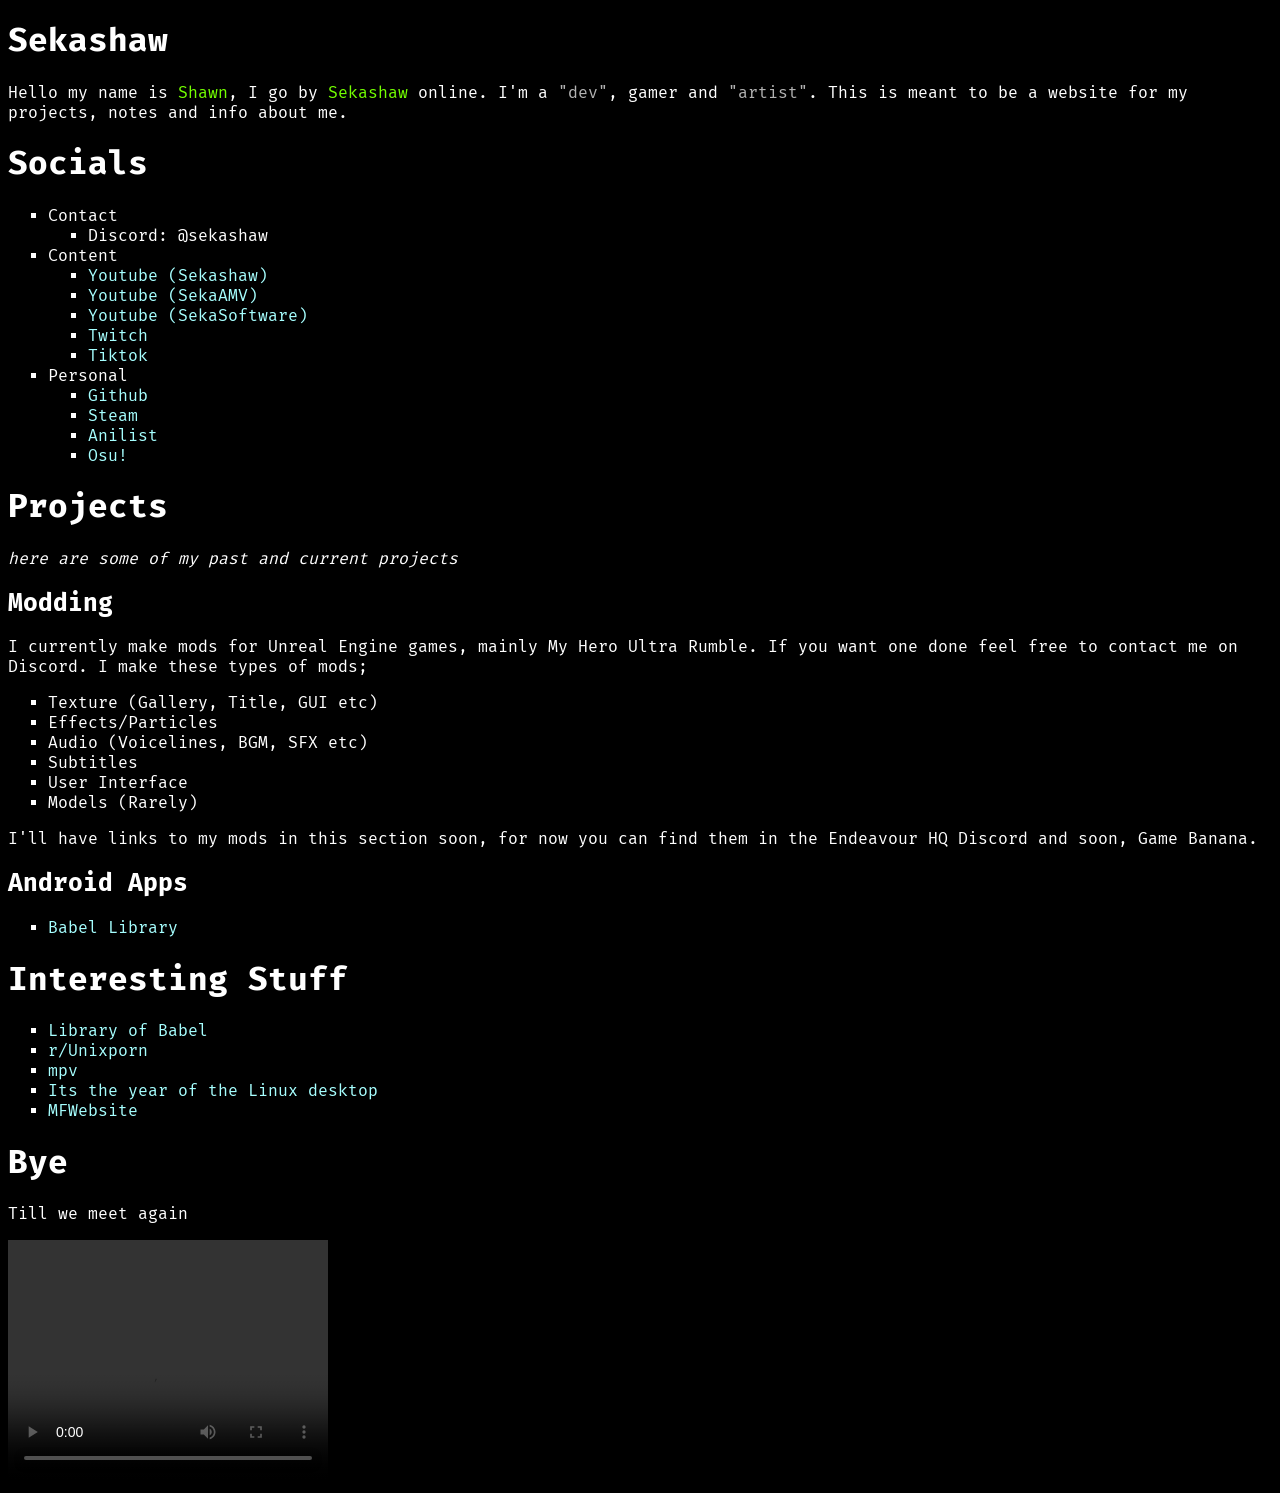
<file: index.html>
<!DOCTYPE html>
<html>
    <head>
        <title>Sekashaw</title>
        <link rel="stylesheet" href="css/fira_code.css">
        <link rel="stylesheet" href="css/index.css">
    </head>
    <body>
        <h1>Sekashaw</h1>
        <p>
            Hello my name is <span id="highlight">Shawn</span>, I go by <span id="highlight">Sekashaw</span> online. I'm a <span id="greyed">"dev"</span>, gamer and <span id="greyed">"artist"</span>. This is meant to be
            a website for my projects, notes and info about me.
        </p>

        <h1>Socials</h1>
        <ul>
            <li>Contact
                <ul>
                    <li>Discord: @sekashaw</li>
                </ul>
            </li>
            <li>Content
                <ul>
                    <li><a href="https://www.youtube.com/@sekashaw" target="_blank">Youtube (Sekashaw)</a></li>
                    <li><a href="https://www.youtube.com/@sekaamv" target="_blank">Youtube (SekaAMV)</a></li>
                    <li><a href="https://www.youtube.com/@sekashaw" target="_blank">Youtube (SekaSoftware)</a></li>
                    <li><a href="https://www.twitch.tv/sekashaw" target="_blank">Twitch</a></li>
                    <li><a href="https://www.tiktok.com/@sekashaw_" target="_blank">Tiktok</a></li>
                </ul>
            </li>
            <li>Personal
                <ul>
                    <li><a href="https://github.com/Sekashaw" target="_blank">Github</a></li>
                    <li><a href="https://steamcommunity.com/profiles/76561199121530278/" target="_blank">Steam</a></li>
                    <li><a href="https://anilist.co/user/Shawnnnnn/" target="_blank">Anilist</a></li>
                    <li><a href="https://osu.ppy.sh/users/18681121" target="_blank">Osu!</a></li>
                </ul>
            </li>
        </ul>
        <h1>Projects</h1>
        <p><i>here are some of my past and current projects</i></p>
        <h2>Modding</h2>
        <p>I currently make mods for Unreal Engine games, mainly My Hero Ultra Rumble. If you want one done feel free to contact me on Discord. I make these types of mods;</p>
        <ul>
            <li>Texture (Gallery, Title, GUI etc)</li>
            <li>Effects/Particles</li>
            <li>Audio (Voicelines, BGM, SFX etc)</li>
            <li>Subtitles</li>
            <li>User Interface</li>
            <li>Models (Rarely)</li>
        </ul>
        <p>I'll have links to my mods in this section soon, for now you can find them in the Endeavour HQ Discord and soon, Game Banana.</p>
        <h2>Android Apps</h2>
        <ul>
            <li><a href="babellib.html">Babel Library</a></li>
        </ul>
        <h1>Interesting Stuff</h1>
        <ul>
            <li><a href="https://libraryofbabel.info/" target="_blank">Library of Babel</a></li>
            <li><a href="https://www.reddit.com/r/unixporn/" target="_blank">r/Unixporn</a></li>
            <li><a href="https://mpv.io/" target="_blank">mpv</a></li>
            <li><a href="https://yotld.com/" target="_blank">Its the year of the Linux desktop</a></li>
            <li><a href="https://motherfuckingwebsite.com/" target="_blank">MFWebsite</a></li>
        </ul>
        <h1>Bye</h1>
        <p>Till we meet again</p>
         <video width="320" height="240" controls>
            <source src="vid/outro.mp4" type="video/mp4">
            Your browser does not support the video tag.
        </video>
    </body>
</html>
</file>
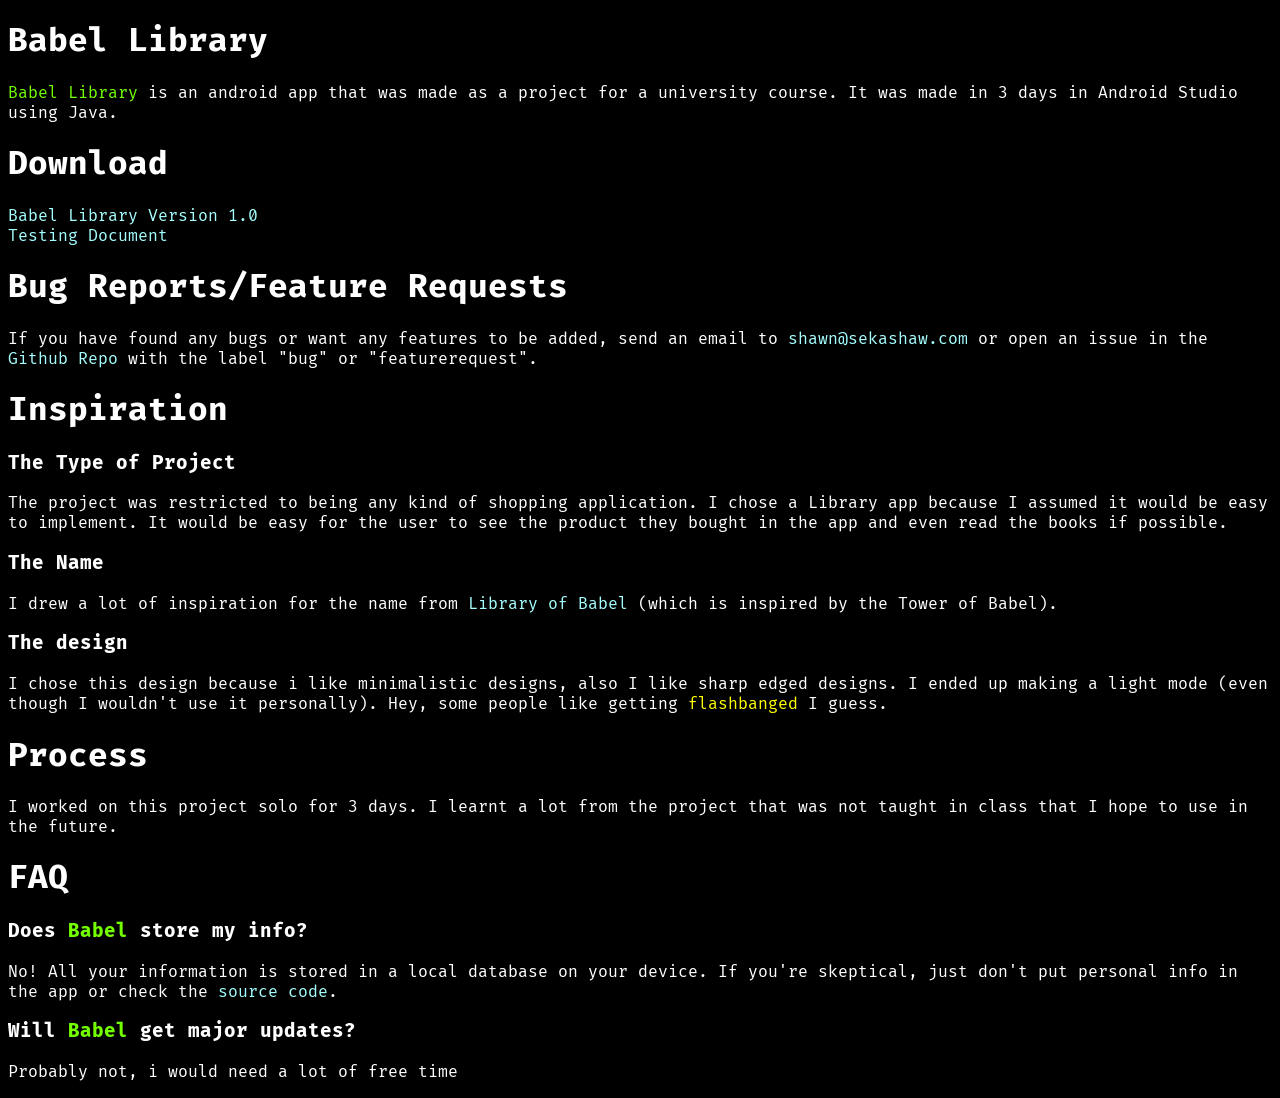
<file: babellib.html>
<!DOCTYPE html>
<html>
    <head>
        <title>Babel Library</title>
        <link rel="stylesheet" href="css/fira_code.css">
        <link rel="stylesheet" href="css/index.css">
    </head>
    <body>
        <h1>Babel Library</h1>
        <p>
            <span id="highlight">Babel Library</span> is an android app that was made as a project for a university course. It was made in 3 days in Android Studio using Java.
        </p>
        
        <h1>Download</h1>
        <a href="app/BabelLibrary1.0.apk">Babel Library Version 1.0</a> <br>
        <a href="app/testprocedures.pdf">Testing Document</a>

        <h1>Bug Reports/Feature Requests</h1>
        <p>
            If you have found any bugs or want any features to be added,
            send an email to <a href="mailto:shawn@sekashaw.com">shawn@sekashaw.com</a>  or open an issue in the <a href="https://github.com/Sekashaw/BabelLib/issues">Github Repo</a>
            with the label "bug" or "featurerequest".
        </p>

        <h1>Inspiration</h1>
        <h3>The Type of Project</h3>
        <p>
            The project was restricted to being any kind of shopping application. I chose a Library app because I assumed it would be easy to implement.
            It would be easy for the user to see the product they bought in the app and even read the books if possible.
        </p>
        <h3>The Name</h3>
        <p>
            I drew a lot of inspiration for the name from <a href="https://libraryofbabel.info/">Library of Babel</a> (which is inspired by the Tower of Babel).
        </p>
        <h3>The design</h3>
        <p>
            I chose this design because i like minimalistic designs, also I like sharp edged designs. I ended up making a light mode (even though I wouldn't use it personally).
            Hey, some people like getting <span style="color: yellow;">flashbanged</span> I guess.
        </p>
        
        <h1>Process</h1>
        <p>I worked on this project solo for 3 days. I learnt a lot from the project that was not taught in class that I hope to use in the future.</p>

        <h1>FAQ</h1>
        <h3>Does <span id="highlight">Babel</span> store my info?</h3>
        <p>
            No! All your information is stored in a local database on your device. 
            If you're skeptical, just don't put personal info in the app or check the <a href="https://github.com/Sekashaw/BabelLib">source code</a>.
        </p>
        <h3>Will <span id="highlight">Babel</span> get major updates?</h3>
        <p>
            Probably not, i would need a lot of free time
        </p>
</html>
</file>
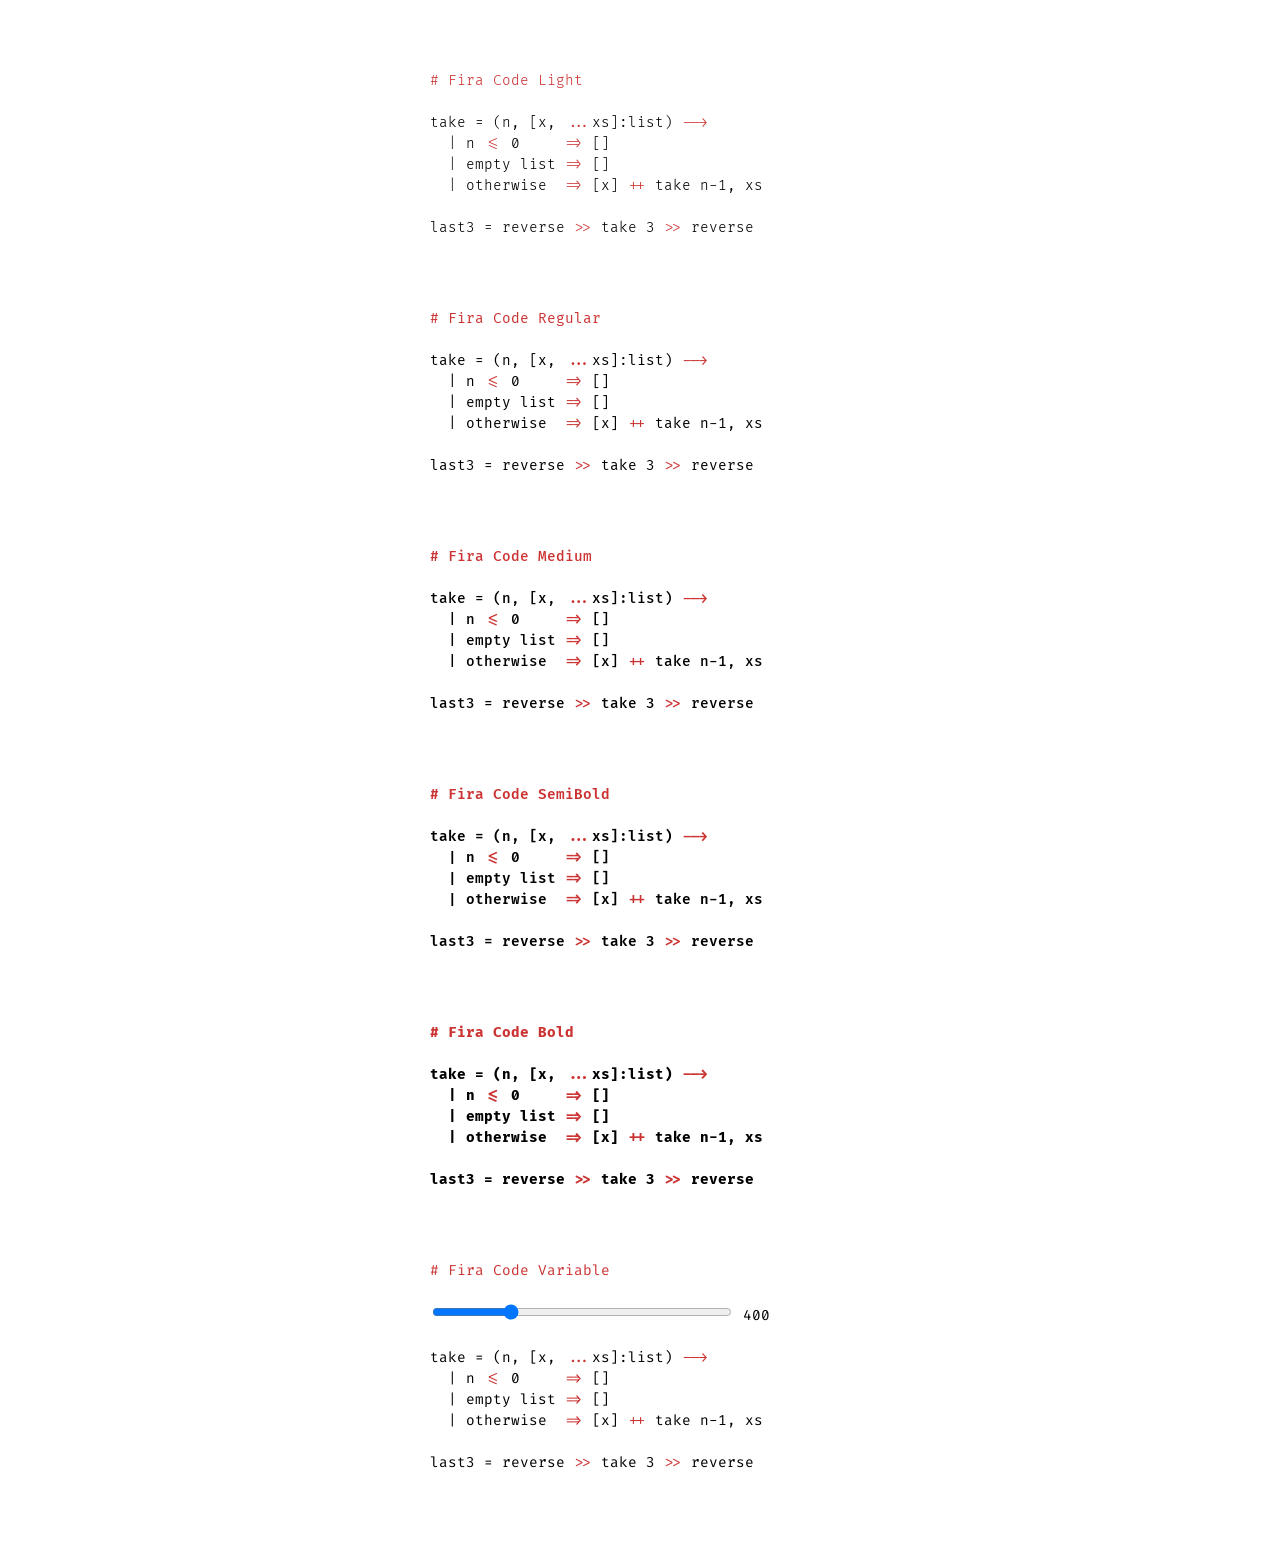
<file: fonts/FiraCode/specimen.html>
<!DOCTYPE html>
<html lang="en">
<head>
  <meta charset="UTF-8">
  <meta name="viewport" content="width=device-width,initial-scale=1.0">
  <title>Fira Code Specimen</title>

  <link rel="stylesheet" href="../../css/fira_code.css">
  <style>
    body { font: 14px/1.5em "Fira Code"; }
    .code {
      font-feature-settings: "calt" 1;  /* Enable ligatures for IE 10+, Edge */
      text-rendering: optimizeLegibility; /* Force ligatures for Webkit, Blink, Gecko */
      width: 30em;
      margin: 5em auto;
      white-space: pre-wrap;
      word-break: break-all;
    }
    .light { font-weight: 300; }
    .regular { font-weight: 400; }
    .medium { font-weight: 500; }
    .semibold { font-weight: 600; }
    .bold { font-weight: 700; }
    .variable { font-family: 'Fira Code VF'; font-variation-settings: 'wght' 400; }
    i { font-style: normal; color: #c33; }
    b { font-weight: inherit; color: #c33; }
  </style>
  <script type="text/javascript">
    function onWeightChange(weight) {
      // code_variable.style['font-weight'] = weight;
      code_variable.style['font-variation-settings'] = "'wght' " + weight;
      span_wght.innerText = weight;
    }
  </script>
<body>

<div class="code light"><b># Fira Code Light</b>

take = (n, [x, <i>...</i>xs]:list) <i>--&gt;</i>
  | n <i>&lt;=</i> 0     <i>=&gt;</i> []
  | empty list <i>=&gt;</i> []
  | otherwise  <i>=&gt;</i> [x] <i>++</i> take n-1, xs

last3 = reverse <i>&gt;&gt;</i> take 3 <i>&gt;&gt;</i> reverse</div>


<div class="code regular"><b># Fira Code Regular</b>

take = (n, [x, <i>...</i>xs]:list) <i>--></i>
  | n <i>&lt;=</i> 0     <i>=&gt;</i> []
  | empty list <i>=&gt;</i> []
  | otherwise  <i>=&gt;</i> [x] <i>++</i> take n-1, xs

last3 = reverse <i>&gt;&gt;</i> take 3 <i>&gt;&gt;</i> reverse</div>


<div class="code medium"><b># Fira Code Medium</b>

take = (n, [x, <i>...</i>xs]:list) <i>--&gt;</i>
  | n <i>&lt;=</i> 0     <i>=&gt;</i> []
  | empty list <i>=&gt;</i> []
  | otherwise  <i>=&gt;</i> [x] <i>++</i> take n-1, xs

last3 = reverse <i>&gt;&gt;</i> take 3 <i>&gt;&gt;</i> reverse</div>


<div class="code semibold"><b># Fira Code SemiBold</b>

take = (n, [x, <i>...</i>xs]:list) <i>--&gt;</i>
  | n <i>&lt;=</i> 0     <i>=&gt;</i> []
  | empty list <i>=&gt;</i> []
  | otherwise  <i>=&gt;</i> [x] <i>++</i> take n-1, xs

last3 = reverse <i>&gt;&gt;</i> take 3 <i>&gt;&gt;</i> reverse</div>


<div class="code bold"><b># Fira Code Bold</b>

take = (n, [x, <i>...</i>xs]:list) <i>--&gt;</i>
  | n <i>&lt;=</i> 0     <i>=&gt;</i> []
  | empty list <i>=&gt;</i> []
  | otherwise  <i>=&gt;</i> [x] <i>++</i> take n-1, xs

last3 = reverse <i>&gt;&gt;</i> take 3 <i>&gt;&gt;</i> reverse</div>

<div id="code_variable" class="code variable"><b># Fira Code Variable</b>

<input type="range" min="300" max="700" value="400" step="10" style="width: 300px;" oninput="onWeightChange(this.value)" onchange="onWeightChange(this.value)"> <span id="span_wght">400</span>

take = (n, [x, <i>...</i>xs]:list) <i>--&gt;</i>
  | n <i>&lt;=</i> 0     <i>=&gt;</i> []
  | empty list <i>=&gt;</i> []
  | otherwise  <i>=&gt;</i> [x] <i>++</i> take n-1, xs

last3 = reverse <i>&gt;&gt;</i> take 3 <i>&gt;&gt;</i> reverse</div>
</file>
<file: css/fira_code.css>
@font-face {
  font-family: 'Fira Code';
  src: url('../fonts/FiraCode/woff2/FiraCode-Light.woff2') format('woff2'),
    url("woff/FiraCode-Light.woff") format("woff");
  font-weight: 300;
  font-style: normal;
}

@font-face {
  font-family: 'Fira Code';
  src: url('../fonts/FiraCode/woff2/FiraCode-Regular.woff2') format('woff2'),
    url("woff/FiraCode-Regular.woff") format("woff");
  font-weight: 400;
  font-style: normal;
}

@font-face {
  font-family: 'Fira Code';
  src: url('../fonts/FiraCode/woff2/FiraCode-Medium.woff2') format('woff2'),
    url("woff/FiraCode-Medium.woff") format("woff");
  font-weight: 500;
  font-style: normal;
}

@font-face {
  font-family: 'Fira Code';
  src: url('../fonts/FiraCode/woff2/FiraCode-SemiBold.woff2') format('woff2'),
    url("woff/FiraCode-SemiBold.woff") format("woff");
  font-weight: 600;
  font-style: normal;
}

@font-face {
  font-family: 'Fira Code';
  src: url('../fonts/FiraCode/woff2/FiraCode-Bold.woff2') format('woff2'),
    url("woff/FiraCode-Bold.woff") format("woff");
  font-weight: 700;
  font-style: normal;
}

@font-face {
  font-family: 'Fira Code VF';
  src: url('../fonts/FiraCode/woff2/FiraCode-VF.woff2') format('woff2-variations'),
       url('../fonts/FiraCode/woff/FiraCode-VF.woff') format('woff-variations');
  /* font-weight requires a range: https://developer.mozilla.org/en-US/docs/Web/CSS/CSS_Fonts/Variable_Fonts_Guide#Using_a_variable_font_font-face_changes */
  font-weight: 300 700;
  font-style: normal;
}
</file>
<file: css/index.css>
body
{
    background-color: black;
    color: white;
    font-family: 'Fira Code';
}

span#highlight
{
    color: rgb(115, 255, 0);
}

span#greyed
{
    color: rgb(179, 179, 179);
}

ul
{
    list-style-type: square;
}

a
{
    color: rgb(166, 255, 255);
    text-decoration: none;
}

a:visited
{
    color: rgb(0, 138, 138);
}
</file>
